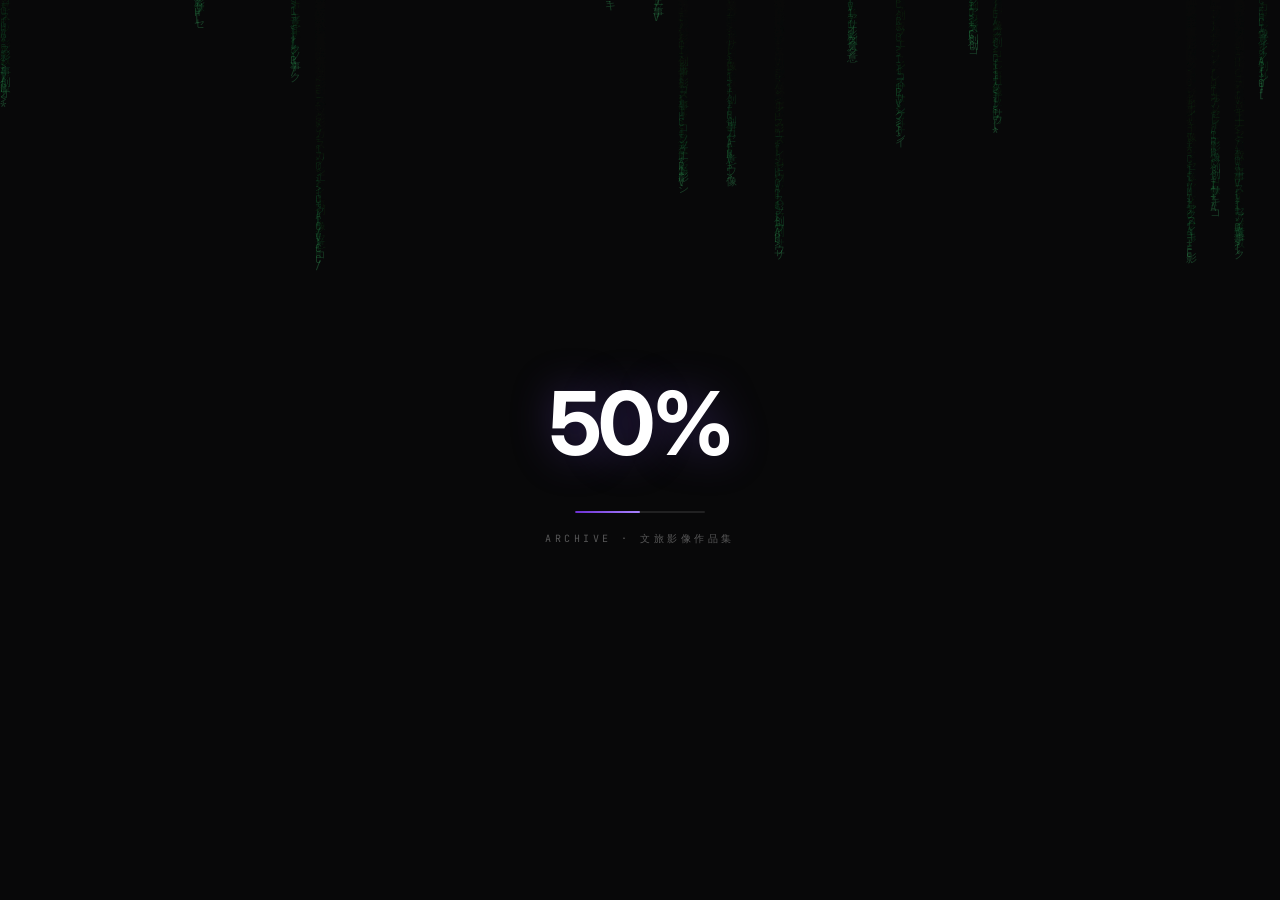
<file: index.html>
<!DOCTYPE html>
<html lang="zh-CN">
<head>
<meta charset="UTF-8">
<meta name="viewport" content="width=device-width, initial-scale=1.0">
<title>ARCHIVE — 文旅影像作品集</title>
<link rel="preconnect" href="https://fonts.googleapis.com">
<link rel="preconnect" href="https://fonts.gstatic.com" crossorigin>
<link href="https://fonts.googleapis.com/css2?family=Inter:wght@400;500;600;700;800;900&family=JetBrains+Mono:wght@300;400&family=Noto+Sans+SC:wght@400;500;700;900&display=swap" rel="stylesheet">
<link rel="stylesheet" href="system.css">
<style>
  /* ── Loader ── */
  #loader{position:fixed;inset:0;z-index:10000;background:#08080a;display:flex;align-items:center;justify-content:center;
    transition:opacity .6s ease,visibility .6s ease;}
  #loader.hide{opacity:0;visibility:hidden;pointer-events:none;}
  #rainCanvas{position:absolute;inset:0;z-index:0;}
  .loader-content{position:relative;z-index:1;display:flex;flex-direction:column;align-items:center;gap:18px;}
  .loader-percent{font-size:clamp(3rem,8vw,5.5rem);font-weight:700;letter-spacing:-.04em;color:#fff;text-shadow:0 0 40px rgba(120,80,220,.35);}
  .loader-bar-wrap{width:130px;height:2px;background:rgba(255,255,255,.1);border-radius:1px;overflow:hidden;}
  .loader-bar{height:100%;width:0;background:linear-gradient(90deg,#6c30d2,#a882ff);border-radius:1px;transition:width .05s linear;}
  .loader-label{font-family:var(--f-mono);font-size:10px;letter-spacing:.35em;text-transform:uppercase;color:rgba(255,255,255,.32);}

  /* ── Hero 背景视频（自动循环）+ 右侧辉光球 ── */
  .hero-video{position:absolute;inset:0;width:100%;height:100%;object-fit:cover;object-position:center;z-index:0;pointer-events:none;
    opacity:0;animation:fadeIn 1.4s .2s ease forwards;}
  .hero .scrim{z-index:1;background:
    linear-gradient(105deg,rgba(8,8,10,.86) 0%,rgba(8,8,10,.55) 34%,rgba(8,8,10,.22) 62%,rgba(8,8,10,.42) 100%),
    linear-gradient(to bottom,rgba(8,8,10,.22) 0%,transparent 30%,rgba(8,8,10,.6) 100%);}
  .hero .orb{z-index:2;right:8%;top:50%;width:min(600px,80vw);height:min(600px,80vw);
    filter:blur(42px);translate:0 -50%;
    animation:orbBreath 12s ease-in-out infinite, orbSpin 44s linear infinite, orbIn 1.6s .3s ease forwards;}
  /* 轻呼吸（translate+scale）与慢自转（rotate）用独立属性，互不覆盖 */
  @keyframes orbBreath{
    0%,100%{translate:0 -50%;        scale:1;}
    50%    {translate:0 calc(-50% - 12px); scale:1.04;}
  }
  @keyframes orbSpin{to{rotate:360deg;}}
  .hero .hero-text{max-width:none;margin:0;padding-left:6vw;padding-right:var(--gutter);}
  .hero .tags{position:static;left:auto;right:auto;bottom:auto;margin-top:34px;justify-content:flex-start;}
  .page-reveal{opacity:0;transition:opacity .6s ease .15s;}
  .page-reveal.show{opacity:1;}
  .hero-line:hover{letter-spacing:.06em;color:var(--accent);}
  /* ── Hero 三行大标题：字号适配最长一行，保证不折行 ──
     行高从 0.9 放宽到 1.12：三行短语需要呼吸感，0.9 只适合超短单词的巨字排版；
     字距从 -.045em 放宽到 -.025em：字号变小后过紧的负字距会显得挤 */
  .hero .h1{font-size:clamp(1.6rem,6.8vw,6rem);line-height:1.12;letter-spacing:-.025em;}
  .tag:hover{letter-spacing:.28em;color:var(--accent);border-color:rgba(168,130,255,.4);}

  /* ── 整屏吸附滚动（一屏一屏）── */
  html{scroll-snap-type:y mandatory;scroll-padding-top:0;}
  .hero{scroll-snap-align:start;scroll-snap-stop:always;}
  .snap-screen.last{min-height:100dvh;display:flex;flex-direction:column;justify-content:center;
    scroll-snap-align:start;scroll-snap-stop:always;}
  .snap-screen.last > footer{margin-top:auto;}
  @media (prefers-reduced-motion:reduce){html{scroll-snap-type:none;}}

  /* ── 移动端 ── */
  @media(max-width:720px){
    .hero .hero-text{padding-left:var(--gutter);padding-right:var(--gutter);margin-top:-6vh;} /* 光学居中：略偏上 */
    .hero .h1{font-size:7.6vw;}                    /* 最长行恰好占满一行，比桌面比例更饱满 */
    .hero .orb{right:-18%;top:54%;width:min(440px,110vw);height:min(440px,110vw);}
    .hero .tags{margin-top:26px;gap:12px;}
    .hero .tag{padding:12px 22px;font-size:11px;}  /* 44px 级触控目标 */
  }
</style>
</head>
<body>

<!-- ════ LOADER ════ -->
<div id="loader">
  <canvas id="rainCanvas"></canvas>
  <div class="loader-content">
    <div class="loader-percent" id="loaderPercent">0%</div>
    <div class="loader-bar-wrap"><div class="loader-bar" id="loaderBar"></div></div>
    <div class="loader-label">ARCHIVE · 文旅影像作品集</div>
  </div>
</div>

<!-- ════ HEADER ════ -->
<header class="site-header">
  <div class="logo">ARCHIVE<span class="dot-accent">.</span></div>
  <nav>
    <ul>
      <li><a href="works.html#photo" data-hover>摄影</a></li>
      <li><a href="works.html#video" data-hover>摄像</a></li>
      <li><a href="featured.html" data-hover>精选</a></li>
      <li><a href="about.html" data-hover>关于我</a></li>
    </ul>
  </nav>
  <span class="menu-ico" data-hover>≡</span>
</header>

<div class="page-reveal" id="pageReveal">

<!-- ════ HERO ════ -->
<section class="hero">
  <video class="hero-video" id="heroVideo" autoplay muted loop playsinline webkit-playsinline x5-playsinline
    preload="auto" poster="assets/hero-poster.jpg" src="assets/new-bg.mp4"></video>
  <div class="scrim"></div>
  <div class="orb" id="orb"></div>
  <div class="hero-text">
    <h1 class="h1">
      <span class="hero-line" data-textline>HI, I'M CHUNYU</span>
      <span class="hero-line" data-textline>VISUAL STORIES</span>
      <span class="hero-line" data-textline>TOLD FRAME BY FRAME</span>
    </h1>
    <div class="tags">
      <span class="tag" data-hover data-type="photo">摄影作品</span>
      <span class="tag" data-hover data-type="video">摄像作品</span>
    </div>
  </div>
</section>

</div><!-- /page-reveal -->

<script src="data.js"></script>
<script src="site.js"></script>
<script>
/* ════ 回访 / 减动效：跳过 loader ════
   首次访问播完整 loader；同一会话内回访、或系统开了"减弱动态效果"时直接进页面 */
var SKIP_LOADER=matchMedia('(prefers-reduced-motion:reduce)').matches;
try{if(sessionStorage.getItem('archive-loader-seen')==='1')SKIP_LOADER=true;}catch(e){}

/* ════ MATRIX CODE RAIN ════ */
(function(){
  if(SKIP_LOADER){window._stopRain=function(){};return;}
  var c=document.getElementById('rainCanvas'),ctx=c.getContext('2d');
  var chars='ARCHIVE影像创意叙事01{}[]<>=+-*/アイウエオカキクケコサシスセソ'.split('');
  var fs=11,step=fs*2.2,cols=0,drops=[];
  function resize(){
    c.width=innerWidth;c.height=innerHeight;
    cols=Math.ceil(c.width/step);
    for(var i=0;i<cols;i++)if(drops[i]==null)drops[i]=Math.random()*c.height/fs*-1;
  }
  resize();addEventListener('resize',resize);
  ctx.fillStyle='#08080a';ctx.fillRect(0,0,c.width,c.height);
  function draw(){
    ctx.fillStyle='rgba(8,8,10,0.05)';ctx.fillRect(0,0,c.width,c.height);
    ctx.font=fs+'px "JetBrains Mono",monospace';
    for(var i=0;i<cols;i++){
      var ch=chars[Math.floor(Math.random()*chars.length)],y=drops[i]*fs;
      ctx.fillStyle='rgba(74,222,128,0.25)';ctx.fillText(ch,i*step,y);
      if(drops[i]>1){ctx.fillStyle='rgba(34,197,94,0.12)';ctx.fillText(chars[Math.floor(Math.random()*chars.length)],i*step,y-fs);}
      if(drops[i]>2){ctx.fillStyle='rgba(22,163,74,0.05)';ctx.fillText(chars[Math.floor(Math.random()*chars.length)],i*step,y-fs*2);}
      if(y>c.height&&Math.random()>0.975)drops[i]=0;
      drops[i]+=0.5;
    }
  }
  for(var f=0;f<20;f++)draw();
  var id=setInterval(draw,40);window._stopRain=function(){clearInterval(id);};
})();

/* ════ LOADER ════ */
(function(){
  var el=document.getElementById('loaderPercent'),bar=document.getElementById('loaderBar'),
      loader=document.getElementById('loader'),page=document.getElementById('pageReveal');
  if(SKIP_LOADER){
    loader.style.transition='none';loader.classList.add('hide');
    page.classList.add('show');
    return;
  }
  try{sessionStorage.setItem('archive-loader-seen','1');}catch(e){}
  function ease(t){return t<0.5?2*t*t:-1+(4-2*t)*t;}
  var start=Date.now(),dur=2400;
  (function tick(){
    var t=Math.min((Date.now()-start)/dur,1),p=Math.floor(ease(t)*100);
    el.textContent=p+'%';bar.style.width=p+'%';
    if(p<100)requestAnimationFrame(tick);
    else setTimeout(function(){loader.classList.add('hide');page.classList.add('show');window._stopRain();},350);
  })();
})();

/* ════ ORB 紫→粉色彩 morph（光标靠近变粉）════ */
initOrb(document.getElementById('orb'));
/* 背景视频自动循环兜底：
   微信内置浏览器要等 JSBridge 就绪、部分安卓要等首次触摸后才允许播放；
   播放前由 poster 海报帧顶住，不再黑屏 */
(function(){
  var v=document.getElementById('heroVideo');if(!v||!v.play)return;
  function tryPlay(){var p=v.play();if(p&&p.catch)p.catch(function(){});}
  tryPlay();
  document.addEventListener('WeixinJSBridgeReady',tryPlay,false);
  var once=function(){tryPlay();removeEventListener('touchstart',once);};
  addEventListener('touchstart',once,{passive:true});
})();

/* ════ HERO 标签 → 跳转到对应类型的分类列表页 ════ */
(function(){
  document.querySelectorAll('.tags .tag[data-type]').forEach(function(t){
    t.style.cursor='none';
    t.addEventListener('click',function(){location.href='works.html#'+t.dataset.type;});
  });
})();
</script>
</body>
</html>
</file>
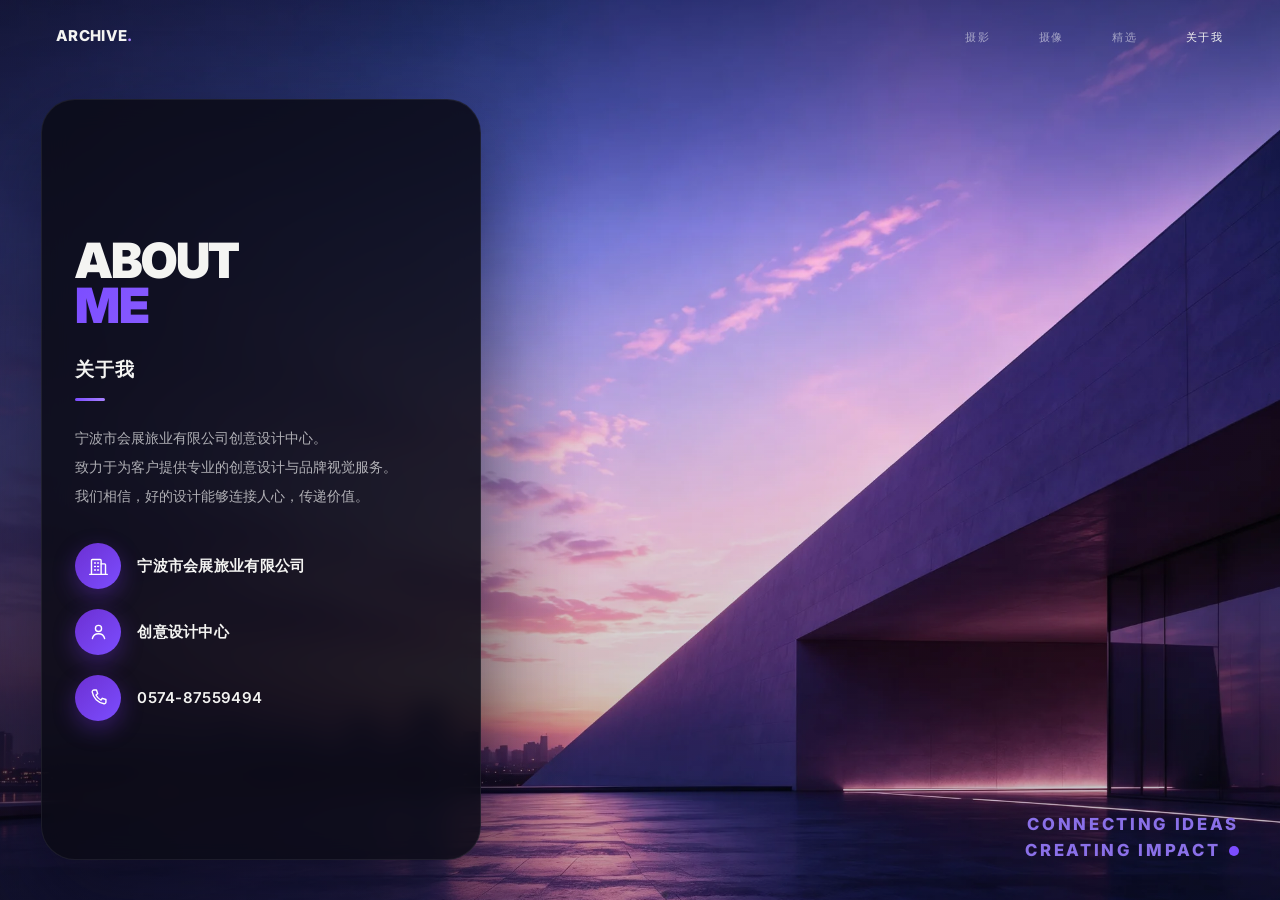
<file: about.html>
<!DOCTYPE html>
<html lang="zh-CN">
<head>
<meta charset="UTF-8">
<meta name="viewport" content="width=device-width, initial-scale=1.0">
<title>关于我 — 文旅影像作品集</title>
<link rel="preconnect" href="https://fonts.googleapis.com">
<link rel="preconnect" href="https://fonts.gstatic.com" crossorigin>
<link href="https://fonts.googleapis.com/css2?family=Inter:wght@400;500;600;700;800;900&family=JetBrains+Mono:wght@300;400&family=Noto+Sans+SC:wght@400;500;700;900&display=swap" rel="stylesheet">
<link rel="stylesheet" href="system.css">
<style>
  html,body{height:100%;overflow:hidden;}
  .about{position:relative;height:100dvh;overflow:hidden;background:var(--bg);}

  /* ── 背景：紫调黄昏建筑（assets/about-bg.png；缺图时退回渐变底）──
     inset 外扩 16px：给鼠标视差留位移余量，平移时不露边 */
  .ab-bg{position:absolute;inset:-16px;z-index:0;will-change:transform;
    background:radial-gradient(120% 100% at 70% 20%,#3d2f8a 0%,#241a55 45%,#0c0a1e 100%);}
  .ab-bg img{width:100%;height:100%;object-fit:cover;object-position:center;
    opacity:0;animation:bgIn 1.6s ease forwards;}
  @keyframes bgIn{from{opacity:0;transform:scale(1.045);}to{opacity:1;transform:scale(1);}}
  .ab-bg::after{content:"";position:absolute;inset:0;
    background:linear-gradient(90deg,rgba(8,8,14,.42),transparent 46%),
               linear-gradient(to bottom,rgba(8,8,14,.3),transparent 26%,rgba(8,8,14,.28) 100%);}

  /* ── 左侧信息卡 ── */
  .ab-card{position:absolute;z-index:3;left:clamp(24px,3.2vw,56px);top:clamp(84px,11vh,110px);bottom:clamp(28px,4.5vh,56px);
    width:min(440px,38vw);border-radius:34px;
    background:rgba(11,11,22,.88);backdrop-filter:blur(14px);-webkit-backdrop-filter:blur(14px);
    border:1px solid rgba(255,255,255,.07);
    box-shadow:0 40px 90px rgba(4,4,16,.55);
    padding:clamp(30px,4.6vh,52px) clamp(28px,2.6vw,48px);
    display:flex;flex-direction:column;justify-content:center;gap:0;
    opacity:0;animation:cardIn .9s cubic-bezier(.16,1,.3,1) .15s forwards;}
  @keyframes cardIn{from{opacity:0;transform:translateX(-36px);}to{opacity:1;transform:none;}}
  /* 入场结束后解除 animation fill，让视差的 transform 能接管（JS 加 .settled）*/
  .ab-card.settled{animation:none;opacity:1;}

  /* 卡内元素：错峰入场（复用 system.css 的 fadeSlideUp）*/
  .ab-card .st{opacity:0;animation:fadeSlideUp .8s cubic-bezier(.16,1,.3,1) forwards;}
  .ab-card .st:nth-child(1){animation-delay:.22s;}
  .ab-card .st:nth-child(2){animation-delay:.32s;}
  .ab-card .st:nth-child(3){animation-delay:.42s;}

  .ab-title{font-weight:900;text-transform:uppercase;letter-spacing:-.03em;line-height:.94;
    font-size:clamp(2.6rem,3.8vw,4rem);}
  .ab-title .us{display:block;
    background:linear-gradient(120deg,#7c4dff,#a882ff);
    -webkit-background-clip:text;background-clip:text;color:transparent;}

  .ab-cn{margin-top:26px;font-size:19px;font-weight:700;letter-spacing:.04em;}
  .ab-cn::after{content:"";display:block;width:30px;height:3px;border-radius:2px;margin-top:12px;
    background:linear-gradient(90deg,#7c4dff,#a882ff);}

  .ab-desc{margin-top:22px;font-size:14px;line-height:2.1;color:rgba(255,255,255,.66);}

  /* 联系条目：逐条错峰入场（比整块一起浮现更有节奏）*/
  .ab-rows{margin-top:clamp(20px,3.6vh,38px);display:flex;flex-direction:column;gap:clamp(12px,2.2vh,22px);}
  .ab-row{display:flex;align-items:center;gap:16px;color:var(--text);
    opacity:0;animation:fadeSlideUp .7s cubic-bezier(.16,1,.3,1) forwards;
    transition:transform .25s cubic-bezier(.23,1,.32,1);}
  .ab-row:nth-child(1){animation-delay:.54s;}
  .ab-row:nth-child(2){animation-delay:.64s;}
  .ab-row:nth-child(3){animation-delay:.74s;}
  /* 入场结束后解除 fill，hover/按压的 transform 才能生效（JS 加 .anim-done）*/
  .ab-row.anim-done{animation:none;opacity:1;}
  .ab-row:hover{transform:translateX(4px);}
  a.ab-row:active{transform:scale(.97);}
  .ab-row .ic{flex:none;width:46px;height:46px;border-radius:50%;display:flex;align-items:center;justify-content:center;
    background:linear-gradient(135deg,#6c30d2,#7c4dff);
    box-shadow:0 8px 22px rgba(108,48,210,.4);
    transition:box-shadow .3s ease,transform .22s cubic-bezier(.23,1,.32,1);}
  .ab-row:hover .ic{box-shadow:0 10px 28px rgba(124,77,255,.55);transform:scale(1.07);}
  .ab-row .ic svg{width:21px;height:21px;stroke:#fff;fill:none;stroke-width:1.6;stroke-linecap:round;stroke-linejoin:round;}
  .ab-row .tx{font-size:15px;font-weight:600;letter-spacing:.02em;}

  /* ── 右下角 slogan ── */
  .ab-slogan{position:absolute;z-index:3;right:clamp(24px,3.2vw,56px);bottom:clamp(24px,4vh,44px);
    text-align:right;font-weight:800;letter-spacing:.16em;text-transform:uppercase;
    font-size:clamp(13px,1.3vw,19px);line-height:1.55;color:#8a70e8;
    opacity:0;animation:fadeSlideUp .9s cubic-bezier(.16,1,.3,1) .8s forwards;}
  .ab-slogan .bdot{display:inline-block;width:.62em;height:.62em;border-radius:50%;
    background:#7c4dff;margin-left:.5em;vertical-align:baseline;}

  /* ── 移动端：卡片满宽、slogan 让位 ── */
  @media(max-width:720px){
    .ab-card{left:14px;right:14px;top:82px;bottom:auto;width:auto;max-height:calc(100dvh - 96px);
      border-radius:24px;padding:28px 24px;overflow-y:auto;}
    .ab-title{font-size:2.4rem;}
    .ab-desc{font-size:13px;line-height:1.9;}
    .ab-row .ic{width:40px;height:40px;}
    .ab-row .ic svg{width:18px;height:18px;}
    .ab-slogan{display:none;}
  }
  @media (prefers-reduced-motion:reduce){
    .ab-bg img,.ab-card,.ab-card .st,.ab-row,.ab-slogan{animation:none;opacity:1;transform:none;}
  }
</style>
</head>
<body>

<header class="site-header">
  <div class="logo"><a href="index.html" data-hover>ARCHIVE<span class="dot-accent">.</span></a></div>
  <nav><ul>
    <li><a href="works.html#photo" data-hover>摄影</a></li>
    <li><a href="works.html#video" data-hover>摄像</a></li>
    <li><a href="featured.html" data-hover>精选</a></li>
    <li><a href="about.html" data-hover style="color:var(--text);">关于我</a></li>
  </ul></nav>
  <span class="menu-ico" data-hover>≡</span>
</header>

<section class="about">
  <div class="ab-bg" id="abBg"><img data-fallback src="assets/about-bg.webp" alt=""></div>

  <div class="ab-card" id="abCard">
    <h1 class="ab-title st">About<span class="us">Me</span></h1>

    <div class="ab-cn st">关于我</div>

    <p class="ab-desc st">宁波市会展旅业有限公司创意设计中心。<br>
      致力于为客户提供专业的创意设计与品牌视觉服务。<br>
      我们相信，好的设计能够连接人心，传递价值。</p>

    <div class="ab-rows">
      <div class="ab-row" data-hover>
        <span class="ic"><svg viewBox="0 0 24 24"><path d="M4 21V5a1 1 0 0 1 1-1h9a1 1 0 0 1 1 1v16"/><path d="M15 9h4a1 1 0 0 1 1 1v11"/><path d="M2 21h20"/><path d="M7.5 8h1M7.5 12h1M7.5 16h1M11 8h1M11 12h1M11 16h1"/></svg></span>
        <span class="tx">宁波市会展旅业有限公司</span>
      </div>
      <div class="ab-row" data-hover>
        <span class="ic"><svg viewBox="0 0 24 24"><circle cx="12" cy="8.5" r="3.5"/><path d="M5 20c.8-3.4 3.6-5.5 7-5.5s6.2 2.1 7 5.5"/></svg></span>
        <span class="tx">创意设计中心</span>
      </div>
      <a class="ab-row" href="tel:0574-87559494" data-hover>
        <span class="ic"><svg viewBox="0 0 24 24"><path d="M6.8 3.5h2.9l1.4 4.1-2 1.5a12.5 12.5 0 0 0 5.8 5.8l1.5-2 4.1 1.4v2.9a2 2 0 0 1-2.2 2A16.5 16.5 0 0 1 4.8 5.7a2 2 0 0 1 2-2.2Z"/></svg></span>
        <span class="tx">0574-87559494</span>
      </a>
    </div>
  </div>

  <div class="ab-slogan">Connecting Ideas<br>Creating Impact<span class="bdot"></span></div>
</section>

<script src="data.js"></script>
<script src="site.js"></script>
<script>
attachImgFallback();

/* 入场动画结束后解除 animation fill：
   否则 forwards 会一直霸占 transform，hover/视差都不生效 */
var abCard=document.getElementById('abCard');
abCard.addEventListener('animationend',function(e){
  if(e.target===abCard)abCard.classList.add('settled');
});
document.querySelectorAll('.ab-row').forEach(function(r){
  r.addEventListener('animationend',function(e){
    if(e.target===r)r.classList.add('anim-done');
  });
});

/* ── 轻视差：背景反向漂移、卡片同向微移，制造前后景深度 ──
   连续值一律 rAF + lerp（不用 CSS transition 追手），只动 transform */
(function(){
  if(!matchMedia('(hover:hover) and (pointer:fine)').matches)return;
  if(matchMedia('(prefers-reduced-motion:reduce)').matches)return;
  var bg=document.getElementById('abBg');
  var tx=0,ty=0,cx=0,cy=0;
  addEventListener('mousemove',function(e){
    tx=e.clientX/innerWidth-.5;ty=e.clientY/innerHeight-.5;
  },{passive:true});
  (function loop(){
    cx+=(tx-cx)*0.05;cy+=(ty-cy)*0.05;
    bg.style.transform='translate3d('+(-cx*14).toFixed(2)+'px,'+(-cy*10).toFixed(2)+'px,0)';
    if(abCard.classList.contains('settled'))
      abCard.style.transform='translate3d('+(cx*5).toFixed(2)+'px,'+(cy*4).toFixed(2)+'px,0)';
    requestAnimationFrame(loop);
  })();
})();
</script>
</body>
</html>
</file>
<file: system.css>
/* ============================================================
   CINEMATIC PORTFOLIO SYSTEM — Dark Premium Edition
   文旅影像作品集 · 暗色高级设计系统
   配色对齐 portfolio-hero_7（紫辉光 / 绿矩阵 / 近黑底）
   ============================================================ */

/* ---------- Tokens ---------- */
:root{
  /* color — dark */
  --bg:#08080a;
  --bg-soft:#0d0d11;
  --panel:rgba(255,255,255,.035);
  --panel-edge:rgba(255,255,255,.10);
  --text:#f4f4f2;
  --muted:rgba(255,255,255,.52);
  --faint:rgba(255,255,255,.34);
  --border:rgba(255,255,255,.12);
  --accent:#a882ff;          /* 紫 — 强调/hover */
  --accent-2:#c884e0;        /* 粉紫 */
  --green:#4ade80;           /* 矩阵绿 — 点缀 */

  /* spacing — 8px system */
  --s1:4px; --s2:8px; --s3:16px; --s4:24px; --s5:32px; --s6:48px; --s7:64px; --s8:96px;

  /* type */
  --f-sans:"Inter","Helvetica Neue","PingFang SC","HarmonyOS Sans","Source Han Sans",-apple-system,sans-serif;
  --f-mono:"JetBrains Mono",ui-monospace,"SF Mono",Menlo,monospace;
  --maxw:1280px;
  --gutter:56px;
}

/* ---------- Reset ---------- */
*,*::before,*::after{margin:0;padding:0;box-sizing:border-box;}
html{scroll-behavior:smooth;}
body{
  background:var(--bg);color:var(--text);
  font-family:var(--f-sans);-webkit-font-smoothing:antialiased;
  line-height:1.6;font-size:16px;overflow-x:hidden;
}
img{display:block;max-width:100%;}
a{color:inherit;text-decoration:none;}
a,button{-webkit-tap-highlight-color:transparent;}
::selection{background:rgba(168,130,255,.3);color:#fff;}

/* ---------- Custom cursor (desktop only) ---------- */
.cursor-ring{display:none;}
@media (hover:hover) and (pointer:fine){
  html,body,a,button,span,.cf-card,.tile{cursor:none;}
  iframe,video{cursor:auto;}
  /* 单个圆点，直接跟手（位置走 transform，无缓动）。
     mix-blend-mode:difference —— 圆盖到文字/背景上自动反色。 */
  .cursor-ring{
    display:block;position:fixed;top:0;left:0;width:22px;height:22px;z-index:9999;
    background:#fff;border-radius:50%;pointer-events:none;
    transform:translate(-50%,-50%);
    mix-blend-mode:difference;
    transition:width .28s cubic-bezier(.25,1,.5,1),height .28s cubic-bezier(.25,1,.5,1),opacity .25s ease;
    will-change:transform,width,height;
  }
  /* 悬停在文字/可交互元素上：放大圆，反色更明显地盖住文字 */
  .cursor-ring.expand{width:56px;height:56px;}
  .cursor-ring.grab{width:40px;height:40px;}
  .cursor-ring.hide{opacity:0;}
}

/* ---------- Orb + ambient (reusable) ---------- */
.orb{
  position:absolute;border-radius:50%;pointer-events:none;z-index:0;
  width:min(540px,72vw);height:min(540px,72vw);
  background:radial-gradient(circle,rgba(108,48,210,.85) 0%,rgba(100,40,200,.55) 28%,rgba(90,30,185,.28) 50%,rgba(80,20,170,.08) 72%,transparent 100%);
  filter:blur(50px);opacity:0;
  animation:orbFloat 11s ease-in-out infinite,orbIn 1.8s .3s ease forwards;
}
@keyframes orbFloat{
  0%{transform:translate(0,0) scale(1) rotate(0deg);}
  15%{transform:translate(12px,-28px) scale(1.08) rotate(2deg);}
  35%{transform:translate(22px,-10px) scale(.94) rotate(5deg);}
  55%{transform:translate(-8px,18px) scale(1.1) rotate(-3deg);}
  75%{transform:translate(-15px,-20px) scale(.92) rotate(3deg);}
  100%{transform:translate(0,0) scale(1) rotate(0deg);}
}
@keyframes orbIn{to{opacity:1;}}

/* ---------- Header ---------- */
.site-header{
  position:fixed;top:0;left:0;right:0;z-index:200;height:72px;
  display:flex;align-items:center;justify-content:space-between;
  padding:0 var(--gutter);color:var(--text);
  transition:transform .45s cubic-bezier(.16,1,.3,1),background .4s ease,backdrop-filter .4s ease,border-color .4s ease;
  border-bottom:1px solid transparent;opacity:0;animation:fadeIn .8s .3s ease forwards;
}
.site-header.hide{transform:translateY(-100%);}
.site-header.scrolled{background:rgba(8,8,10,.72);backdrop-filter:blur(14px);border-bottom-color:var(--border);}
.site-header .logo{font-size:15px;letter-spacing:.02em;font-weight:800;}
.site-header .logo .dot-accent{color:var(--accent);}
.site-header nav ul{display:flex;gap:var(--s6);list-style:none;align-items:center;}
.site-header nav a{font-size:11px;letter-spacing:.16em;font-weight:500;text-transform:uppercase;color:var(--muted);transition:color .3s;}
.site-header nav a:hover{color:var(--text);}
.menu-ico{display:none;font-size:20px;color:var(--text);}

/* ---------- Mobile menu（全屏覆层，≡ 触发）---------- */
.m-menu{position:fixed;inset:0;z-index:400;display:flex;flex-direction:column;
  background:rgba(8,8,10,.9);backdrop-filter:blur(20px);-webkit-backdrop-filter:blur(20px);
  opacity:0;visibility:hidden;
  transition:opacity .18s ease,visibility .18s ease;}          /* 关：快 */
.m-menu.open{opacity:1;visibility:visible;
  transition:opacity .3s cubic-bezier(.23,1,.32,1),visibility .3s;}  /* 开：稍缓 */
.m-top{flex:none;display:flex;justify-content:space-between;align-items:center;height:72px;padding:0 var(--gutter);}
.m-logo{font-weight:800;font-size:15px;letter-spacing:.02em;}
.m-logo .dot-accent{color:var(--accent);}
.m-close{width:44px;height:44px;margin-right:-12px;background:none;border:0;color:var(--text);
  font-size:20px;line-height:1;display:flex;align-items:center;justify-content:center;
  transition:transform .16s cubic-bezier(.23,1,.32,1);}
.m-close:active{transform:scale(.92);}
.m-nav{flex:1;min-height:0;display:flex;flex-direction:column;justify-content:center;gap:4px;padding:0 var(--gutter);}
.m-nav a{display:block;padding:12px 0;font-size:clamp(1.9rem,8.5vw,2.6rem);font-weight:900;
  text-transform:uppercase;letter-spacing:-.02em;line-height:1.05;color:var(--text);
  opacity:0;transform:translateY(20px);
  transition:opacity .35s ease,transform .5s cubic-bezier(.16,1,.3,1),color .2s ease;}
.m-menu.open .m-nav a{opacity:1;transform:none;}
.m-menu:not(.open) .m-nav a{transition-delay:0ms!important;transition-duration:.12s;} /* 退场不错峰 */
.m-nav a:active{color:var(--accent);transform:translateX(4px);}
.m-nav a.now{color:var(--accent);}
.m-foot{flex:none;padding:0 var(--gutter) 30px;font-family:var(--f-mono);font-size:10px;
  letter-spacing:.2em;text-transform:uppercase;color:var(--faint);}
html.menu-lock,html.menu-lock body{overflow:hidden;}
@media (prefers-reduced-motion:reduce){
  .m-nav a{transform:none;transition:opacity .2s ease;}
}
@keyframes fadeIn{to{opacity:1;}}
@keyframes fadeSlideUp{from{opacity:0;transform:translateY(48px);}to{opacity:1;transform:translateY(0);}}

/* ---------- Layout ---------- */
.wrap{max-width:var(--maxw);margin:0 auto;padding:0 var(--gutter);}

/* ---------- Type scale ---------- */
.h1{font-size:clamp(3rem,11vw,8rem);line-height:.9;letter-spacing:-.045em;font-weight:900;text-transform:uppercase;}
.h2{font-size:48px;line-height:1.05;letter-spacing:-.03em;font-weight:800;text-transform:uppercase;}
.h3{font-size:32px;line-height:1.2;font-weight:700;letter-spacing:-.02em;}
.h4{font-size:22px;line-height:1.35;font-weight:500;}
.eyebrow{font-family:var(--f-mono);font-size:11px;letter-spacing:.22em;text-transform:uppercase;color:var(--faint);}
.eyebrow.on{color:var(--accent);}

/* ---------- Hero ---------- */
.hero{position:relative;width:100%;height:100dvh;min-height:600px;overflow:hidden;display:flex;align-items:center;background:var(--bg);}
.hero .scrim{position:absolute;inset:0;z-index:1;pointer-events:none;
  background:linear-gradient(to bottom,rgba(8,8,10,.2) 0%,transparent 35%,rgba(8,8,10,.55) 100%);}
.hero-text{position:relative;z-index:20;width:100%;}
.hero-line{display:block;opacity:0;animation:fadeSlideUp .9s cubic-bezier(.16,1,.3,1) forwards;
  transition:letter-spacing .5s cubic-bezier(.25,1,.5,1),color .5s ease;color:#fff;}
.hero-line:nth-child(1){animation-delay:.10s;}
.hero-line:nth-child(2){animation-delay:.20s;}
.hero-line:nth-child(3){animation-delay:.30s;}
.hero-line:nth-child(4){animation-delay:.40s;}
.hero-line.text-hovered{letter-spacing:.06em;color:var(--accent);}
.hero-sub{font-family:var(--f-mono);font-size:13px;letter-spacing:.3em;color:var(--muted);margin-top:var(--s5);
  opacity:0;animation:fadeSlideUp .9s cubic-bezier(.16,1,.3,1) .55s forwards;text-transform:uppercase;}
.scroll-hint{position:absolute;left:var(--gutter);bottom:34px;z-index:20;font-family:var(--f-mono);font-size:10px;letter-spacing:.25em;text-transform:uppercase;color:var(--faint);
  opacity:0;animation:fadeIn 1s 1s ease forwards;}
.scroll-hint .bar{display:inline-block;width:1px;height:34px;background:linear-gradient(var(--accent),transparent);margin-left:10px;vertical-align:middle;animation:scrollPulse 2s ease-in-out infinite;transform-origin:top;}
@keyframes scrollPulse{0%,100%{transform:scaleY(.4);opacity:.4;}50%{transform:scaleY(1);opacity:1;}}

/* tags */
.tags{position:absolute;bottom:30px;right:var(--gutter);z-index:20;display:flex;flex-wrap:wrap;gap:10px;justify-content:flex-end;
  opacity:0;animation:fadeSlideUp .9s cubic-bezier(.16,1,.3,1) .7s forwards;}
.tag{border:1px solid var(--border);background:var(--panel);font-family:var(--f-mono);font-size:10px;text-transform:uppercase;letter-spacing:.18em;
  padding:8px 16px;color:var(--muted);border-radius:2px;transition:color .3s,letter-spacing .4s,border-color .3s;}
.tag.text-hovered{letter-spacing:.28em;color:var(--accent);border-color:rgba(168,130,255,.4);}

/* metrics */
.metrics{position:absolute;left:0;right:0;bottom:0;z-index:20;display:grid;grid-template-columns:repeat(4,1fr);
  background:rgba(8,8,10,.4);backdrop-filter:blur(6px);border-top:1px solid var(--border);padding:20px var(--gutter);
  opacity:0;animation:fadeIn 1s .9s ease forwards;}
.metrics.inline{position:static;background:transparent;backdrop-filter:none;border-top:1px solid var(--border);padding:var(--s6) 0;animation:none;opacity:1;}
.metric .num{font-size:32px;font-weight:300;letter-spacing:-.02em;}
.metric .num b{color:var(--accent);font-weight:300;}
.metric .lab{font-family:var(--f-mono);font-size:10px;letter-spacing:.18em;text-transform:uppercase;color:var(--muted);margin-top:5px;}

/* ---------- Section ---------- */
.section{padding:var(--s8) 0;position:relative;}
.section.tight{padding:var(--s7) 0;}
.sec-head{display:flex;justify-content:space-between;align-items:baseline;margin-bottom:var(--s6);}
.sec-head .title{font-size:13px;letter-spacing:.16em;text-transform:uppercase;font-weight:600;}
.sec-link{font-family:var(--f-mono);font-size:11px;letter-spacing:.16em;text-transform:uppercase;color:var(--muted);transition:color .3s;}
.sec-link:hover{color:var(--accent);}

/* ---------- Play button ---------- */
.play{width:58px;height:58px;border-radius:50%;border:1px solid rgba(255,255,255,.7);
  display:flex;align-items:center;justify-content:center;transition:background .3s,transform .3s,border-color .3s;backdrop-filter:blur(2px);}
.play::after{content:"";border-left:13px solid #fff;border-top:8px solid transparent;border-bottom:8px solid transparent;margin-left:3px;}
.play.sm{width:44px;height:44px;}
.play.sm::after{border-left-width:11px;border-top-width:7px;border-bottom-width:7px;}
a:hover>.play,.zoom:hover .play{background:rgba(168,130,255,.25);border-color:transparent;transform:scale(1.08);}

/* ---------- Frames / images ---------- */
.frame{position:relative;overflow:hidden;background:#16161a;}
.frame img{width:100%;height:100%;object-fit:cover;transition:transform .6s cubic-bezier(.16,1,.3,1);}
.zoom:hover .frame img,.frame.zoom:hover img{transform:scale(1.05);}
.ph{position:relative;background:linear-gradient(135deg,#1a1a20,#26262e);}
.tag-demo{position:absolute;left:12px;top:12px;z-index:4;font-family:var(--f-mono);font-size:9px;letter-spacing:.18em;text-transform:uppercase;color:rgba(255,255,255,.55);}
.dur-badge{position:absolute;right:12px;bottom:10px;z-index:4;font-family:var(--f-mono);font-size:11px;color:#fff;letter-spacing:.05em;background:rgba(0,0,0,.5);padding:3px 8px;border-radius:2px;}

/* ---------- Featured project ---------- */
.featured{display:grid;grid-template-columns:1.55fr 1fr;gap:var(--s7);align-items:center;}
.featured .frame{aspect-ratio:16/10;border-radius:4px;border:1px solid var(--border);}
.featured .meta-year{font-family:var(--f-mono);font-size:12px;color:var(--muted);letter-spacing:.1em;}
.featured .desc{font-size:15px;color:var(--muted);margin-top:var(--s4);line-height:1.8;max-width:400px;}
.link-arrow{display:inline-block;margin-top:var(--s5);font-family:var(--f-mono);font-size:12px;letter-spacing:.14em;text-transform:uppercase;color:var(--text);border-bottom:1px solid var(--border);padding-bottom:4px;transition:color .3s,border-color .3s,letter-spacing .3s;}
.link-arrow:hover{color:var(--accent);border-color:var(--accent);letter-spacing:.22em;}
.link-arrow.on{color:var(--accent);border-color:rgba(168,130,255,.5);}

/* ============================================================
   COVERFLOW CAROUSEL（分类 3D 轮转）
   ============================================================ */
.stage{position:relative;z-index:2;height:560px;width:100%;display:flex;align-items:center;justify-content:center;
  perspective:1700px;perspective-origin:50% 46%;touch-action:none;}
.track{position:relative;transform-style:preserve-3d;width:0;height:0;}
.cf-card{position:absolute;left:50%;top:50%;width:300px;height:400px;border-radius:18px;overflow:hidden;
  border:1px solid var(--panel-edge);
  box-shadow:inset 0 1px 0 rgba(180,160,255,.18),inset 0 -1px 0 rgba(0,0,0,.4),0 36px 70px rgba(0,0,0,.55);
  will-change:transform,opacity;background:#14141a;
  -webkit-user-drag:none;user-select:none;-webkit-user-select:none;}
.cf-card img{-webkit-user-drag:none;user-select:none;-webkit-user-select:none;pointer-events:none;}
.stage{user-select:none;-webkit-user-select:none;}
.cf-card .cf-img{position:absolute;inset:0;}
.cf-card .cf-img img{width:100%;height:100%;object-fit:cover;}
.cf-card .cf-glass{position:absolute;inset:0;
  background:linear-gradient(160deg,rgba(168,130,255,.12),rgba(20,20,30,.05) 40%),linear-gradient(to top,rgba(5,5,8,.92) 8%,rgba(5,5,8,.35) 45%,rgba(5,5,8,.15));}
.cf-card .cf-body{position:absolute;left:22px;right:22px;bottom:22px;z-index:3;}
.cf-card .cf-no{font-family:var(--f-mono);font-size:11px;letter-spacing:.16em;color:rgba(255,255,255,.7);}
.cf-card .cf-cn{font-size:26px;font-weight:700;letter-spacing:-.02em;margin-top:6px;}
.cf-card .cf-en{font-family:var(--f-mono);font-size:10px;letter-spacing:.16em;text-transform:uppercase;color:var(--muted);margin-top:6px;}
.cf-card .cf-go{margin-top:14px;font-family:var(--f-mono);font-size:10px;letter-spacing:.18em;text-transform:uppercase;color:var(--accent);opacity:0;transform:translateY(6px);transition:opacity .4s,transform .4s;}
.cf-card.is-center .cf-go{opacity:1;transform:none;}
.cf-card .cf-top{position:absolute;top:16px;left:18px;z-index:3;font-family:var(--f-mono);font-size:9px;letter-spacing:.2em;text-transform:uppercase;color:rgba(255,255,255,.5);}
.cf-hint{display:flex;justify-content:center;gap:12px;align-items:center;margin-top:var(--s5);font-family:var(--f-mono);font-size:11px;letter-spacing:.2em;text-transform:uppercase;color:var(--faint);}
.cf-hint .key{border:1px solid var(--border);border-radius:6px;padding:3px 10px;background:var(--panel);color:var(--muted);}
.cf-card .cf-play{position:absolute;left:50%;top:50%;transform:translate(-50%,-50%);z-index:3;opacity:.85;transition:opacity .4s;}
.cf-card:hover .cf-play{transform:translate(-50%,-50%) scale(1.08);}
.cf-card.is-center .cf-play{opacity:1;}

/* ============================================================
   CATEGORY TEXT LIST（首页分类 — 纯文字列表 + 文字动效）
   ============================================================ */
/* 作品集式列表：左名称 / 右英文标签；hover 整行变蓝（横向拉满）+ 尾部箭头 + 镂空英文水印
   注：hover 动效只用 transform/opacity（GPU 合成），不动 padding/font-size 等布局属性，
   避免悬停一行时整列 reflow（space-between 布局下会全列表抖动）。 */
.cat-list{display:flex;flex-direction:column;gap:clamp(3px,0.6vh,7px);}
.cat-row{position:relative;display:flex;align-items:center;justify-content:space-between;gap:var(--s4);overflow:hidden;
  border-radius:8px;padding:clamp(12px,2vh,20px) clamp(16px,1.6vw,24px);background:transparent;
  box-shadow:0 16px 40px rgba(30,80,230,0);opacity:0;
  transition:box-shadow .42s ease;}
.cat-row.in{animation:catRowIn .7s cubic-bezier(.16,1,.3,1) forwards;}
@keyframes catRowIn{from{opacity:0;transform:translateY(22px);}to{opacity:1;transform:none;}}
/* 蓝色背景条：伪元素承载，hover 时从中线纵向展开（transform-only，行高不变） */
.cat-row::before{content:"";position:absolute;inset:0;z-index:0;border-radius:8px;
  background:linear-gradient(100deg,#1d44c7,#3162e8);
  opacity:0;transform:scaleY(.55);
  transition:transform .42s cubic-bezier(.16,1,.3,1),opacity .3s ease;}
.cat-row:hover{box-shadow:0 18px 44px rgba(30,80,230,.4);}
.cat-row:hover::before{opacity:1;transform:scaleY(1);}

/* 镂空英文水印（hover 自蓝条右侧淡入）*/
.cat-row .cat-ghost{position:absolute;z-index:1;right:2.5%;top:50%;transform:translateY(-50%) translateX(6%);
  font-family:var(--f-sans);font-weight:900;font-size:clamp(2rem,5.6vw,4rem);letter-spacing:-.03em;line-height:1;
  text-transform:uppercase;color:transparent;-webkit-text-stroke:1px rgba(255,255,255,.24);
  white-space:nowrap;pointer-events:none;opacity:0;
  transition:opacity .5s ease,transform .7s cubic-bezier(.16,1,.3,1);}
.cat-row:hover .cat-ghost{opacity:1;transform:translateY(-50%) translateX(0);}

/* 左侧：名称 + 箭头（始终左对齐）
   放大用 transform:scale 而非 font-size：名称和箭头随 .cat-bar 一起缩放，不触发布局 */
.cat-row .cat-bar{position:relative;z-index:2;display:inline-flex;align-items:center;gap:12px;min-width:0;
  transform-origin:left center;transition:transform .42s cubic-bezier(.16,1,.3,1);}
.cat-row:hover .cat-bar{transform:scale(1.4);}
.cat-row .cat-cn{font-weight:600;letter-spacing:.01em;line-height:1.1;white-space:nowrap;color:rgba(255,255,255,.8);
  font-size:clamp(1.05rem,1.7vw,1.35rem);transition:color .35s ease;}
.cat-row:hover .cat-cn{color:#fff;}
.cat-row .cat-cn .ch{display:inline-block;opacity:0;transform:translateY(70%);
  transition:transform .6s cubic-bezier(.16,1,.3,1),opacity .6s ease;}
.cat-row.in .cat-cn .ch{opacity:1;transform:none;}

/* 尾部箭头（仅 hover 出现；尺寸随 .cat-bar 的 scale 一起放大）*/
.cat-row .cat-arrow{flex:none;font-size:15px;color:#fff;opacity:0;transform:translateX(-6px);
  transition:opacity .35s ease,transform .45s cubic-bezier(.16,1,.3,1);}
.cat-row:hover .cat-arrow{opacity:1;transform:none;}

/* 右侧英文标签（hover 让位给水印，淡出）*/
.cat-row .cat-tag{position:relative;z-index:2;flex:none;font-family:var(--f-mono);font-size:11px;letter-spacing:.16em;
  text-transform:uppercase;color:rgba(255,255,255,.32);white-space:nowrap;transition:opacity .35s ease,color .35s ease;}
.cat-row:hover .cat-tag{opacity:0;}

@media(max-width:720px){.cat-row .cat-tag{display:none;}.cat-row .cat-ghost{font-size:2.4rem;}}
@media (prefers-reduced-motion:reduce){.cat-row,.cat-row .cat-cn .ch{opacity:1;transform:none;}}

/* ============================================================
   WORKS 分类列表页（works.html）
   ============================================================ */
.works-sec{height:100dvh;box-sizing:border-box;display:flex;flex-direction:column;
  padding-top:clamp(90px,12vh,120px);padding-bottom:clamp(28px,5vh,52px);overflow:hidden;}
.works-sec>.wrap{flex:1;min-height:0;display:flex;flex-direction:column;width:100%;}
.works-head{flex:none;margin-bottom:clamp(10px,2.4vh,30px);}
.works-head .eyebrow{margin-bottom:10px;}
.works-title{font-size:clamp(2rem,5vw,3.8rem);font-weight:900;text-transform:uppercase;letter-spacing:-.035em;line-height:.95;}
/* 列表填满剩余高度，行均匀分布 → 一屏展示、无需滚动 */
.works-sec .cat-list{flex:1;min-height:0;justify-content:space-between;gap:clamp(2px,0.4vh,6px);}
/* 右上角 Home 按钮 */
.home-btn{font-family:var(--f-mono);font-size:11px;letter-spacing:.18em;text-transform:uppercase;color:var(--muted);
  border:1px solid var(--border);border-radius:999px;padding:9px 20px;
  transition:color .3s,border-color .3s,background .3s;}
.home-btn:hover{color:#fff;border-color:var(--accent);background:rgba(168,130,255,.14);}

/* ---------- Project list (stacked) ---------- */
.plist{border-top:1px solid var(--border);}
.prow{display:grid;grid-template-columns:300px 1fr auto;gap:var(--s6);align-items:center;
  padding:var(--s5) 0;border-bottom:1px solid var(--border);transition:padding-left .4s cubic-bezier(.16,1,.3,1),background .4s;}
.prow:hover{padding-left:var(--s4);}
.prow .frame{aspect-ratio:16/9;border-radius:4px;border:1px solid var(--border);}
.prow .p-year{font-family:var(--f-mono);font-size:12px;color:var(--muted);letter-spacing:.08em;}
.prow .p-cn{font-size:26px;font-weight:600;margin-top:6px;letter-spacing:-.02em;transition:color .3s;}
.prow:hover .p-cn{color:var(--accent);}
.prow .p-en{font-family:var(--f-mono);font-size:10px;letter-spacing:.18em;text-transform:uppercase;color:var(--faint);margin-top:6px;}
.prow .p-dur{font-family:var(--f-mono);font-size:13px;color:var(--muted);letter-spacing:.05em;justify-self:end;display:flex;align-items:center;gap:12px;}
.prow .p-arrow{font-size:18px;opacity:0;transform:translateX(-6px);transition:opacity .3s,transform .3s,color .3s;}
.prow:hover .p-arrow{opacity:1;transform:none;color:var(--accent);}

/* ---------- Story blocks (project page) ---------- */
.story{display:grid;grid-template-columns:1fr 1fr;gap:var(--s7);align-items:center;}
.story.text-narrow{grid-template-columns:1.1fr 1fr;}
.story .frame{aspect-ratio:4/3;border-radius:4px;border:1px solid var(--border);}
.story p{font-size:16px;line-height:1.95;color:var(--muted);}
.full-visual{width:100%;aspect-ratio:21/9;border-radius:4px;overflow:hidden;background:#16161a;position:relative;border:1px solid var(--border);}
.gallery{display:grid;grid-template-columns:repeat(4,1fr);gap:var(--s3);}
.gallery .frame{aspect-ratio:4/3;border-radius:4px;border:1px solid var(--border);}
.blk{padding:var(--s7) 0;border-bottom:1px solid var(--border);}
.blk-head{margin-bottom:var(--s5);}
.blk-head .cn{font-size:24px;font-weight:600;}
.blk-head .en{font-family:var(--f-mono);font-size:11px;letter-spacing:.2em;text-transform:uppercase;color:var(--accent);margin-top:5px;}

/* meta */
.meta-list .row{display:flex;justify-content:space-between;gap:var(--s4);font-size:13px;border-bottom:1px solid var(--border);padding:11px 0;}
.meta-list .row .k{font-family:var(--f-mono);color:var(--faint);letter-spacing:.1em;text-transform:uppercase;font-size:11px;}
.meta-list .row .v{color:var(--text);}

/* breadcrumb */
.crumb{font-family:var(--f-mono);font-size:11px;letter-spacing:.16em;text-transform:uppercase;color:var(--faint);}
.crumb a{transition:color .3s;}
.crumb a:hover{color:var(--text);}
.crumb .sep{margin:0 8px;opacity:.5;}

/* ---------- Buttons / chips ---------- */
.share{font-family:var(--f-mono);font-size:12px;letter-spacing:.14em;text-transform:uppercase;display:inline-flex;gap:8px;align-items:center;color:var(--muted);transition:color .3s;}
.share:hover{color:var(--accent);}

/* ---------- Footer ---------- */
.site-footer{border-top:1px solid var(--border);padding:var(--s5) 0;display:flex;justify-content:space-between;align-items:center;flex-wrap:wrap;gap:var(--s3);}
.site-footer .l{display:flex;gap:var(--s5);}
.site-footer a{font-family:var(--f-mono);font-size:11px;letter-spacing:.14em;text-transform:uppercase;color:var(--muted);transition:color .3s;}
.site-footer a:hover{color:var(--accent);}
.site-footer .copy{font-family:var(--f-mono);font-size:11px;color:var(--faint);}

/* ---------- Interaction: reveal ---------- */
.reveal{opacity:0;transform:translateY(28px);transition:opacity .7s cubic-bezier(.16,1,.3,1),transform .7s cubic-bezier(.16,1,.3,1);}
.reveal.in{opacity:1;transform:none;}

/* ---------- Responsive ---------- */
@media(max-width:1024px){
  :root{--gutter:30px;}
  .featured{grid-template-columns:1fr;gap:var(--s5);}
  .gallery{grid-template-columns:repeat(2,1fr);}
  .cf-card{width:260px;height:350px;}
}
@media(max-width:720px){
  :root{--gutter:20px;}
  .site-header nav ul{display:none;}
  .menu-ico{display:flex;align-items:center;justify-content:center;width:44px;height:44px;margin-right:-12px;} /* 44px 触控目标 */
  .h2{font-size:32px;}
  .tags{right:auto;left:var(--gutter);justify-content:flex-start;}
  .story,.story.text-narrow{grid-template-columns:1fr;gap:var(--s5);}
  .prow{grid-template-columns:1fr;gap:var(--s3);}
  .prow .p-dur{justify-self:start;}
  .metric .num{font-size:22px;}
  .stage{height:440px;}
  .cf-card{width:220px;height:300px;}
}
/* ---------- Touch feedback（无 hover 设备的按压反馈）---------- */
@media (hover:none){
  .tag:active,.home-btn:active,.ab-btn:active,.ts-nav:active,.share:active{transform:scale(.96);}
  .cat-row:active{background:linear-gradient(100deg,#1d44c7,#3162e8);}
  .cat-row:active .cat-cn{color:#fff;}
  .cf-card:active{filter:brightness(1.08);}
  .prow:active .p-cn{color:var(--accent);}
}

@media (prefers-reduced-motion:reduce){
  *{animation-duration:.01ms!important;animation-iteration-count:1!important;}
  .reveal{opacity:1;transform:none;}
  .orb{opacity:1;animation:none;}
}
</file>
